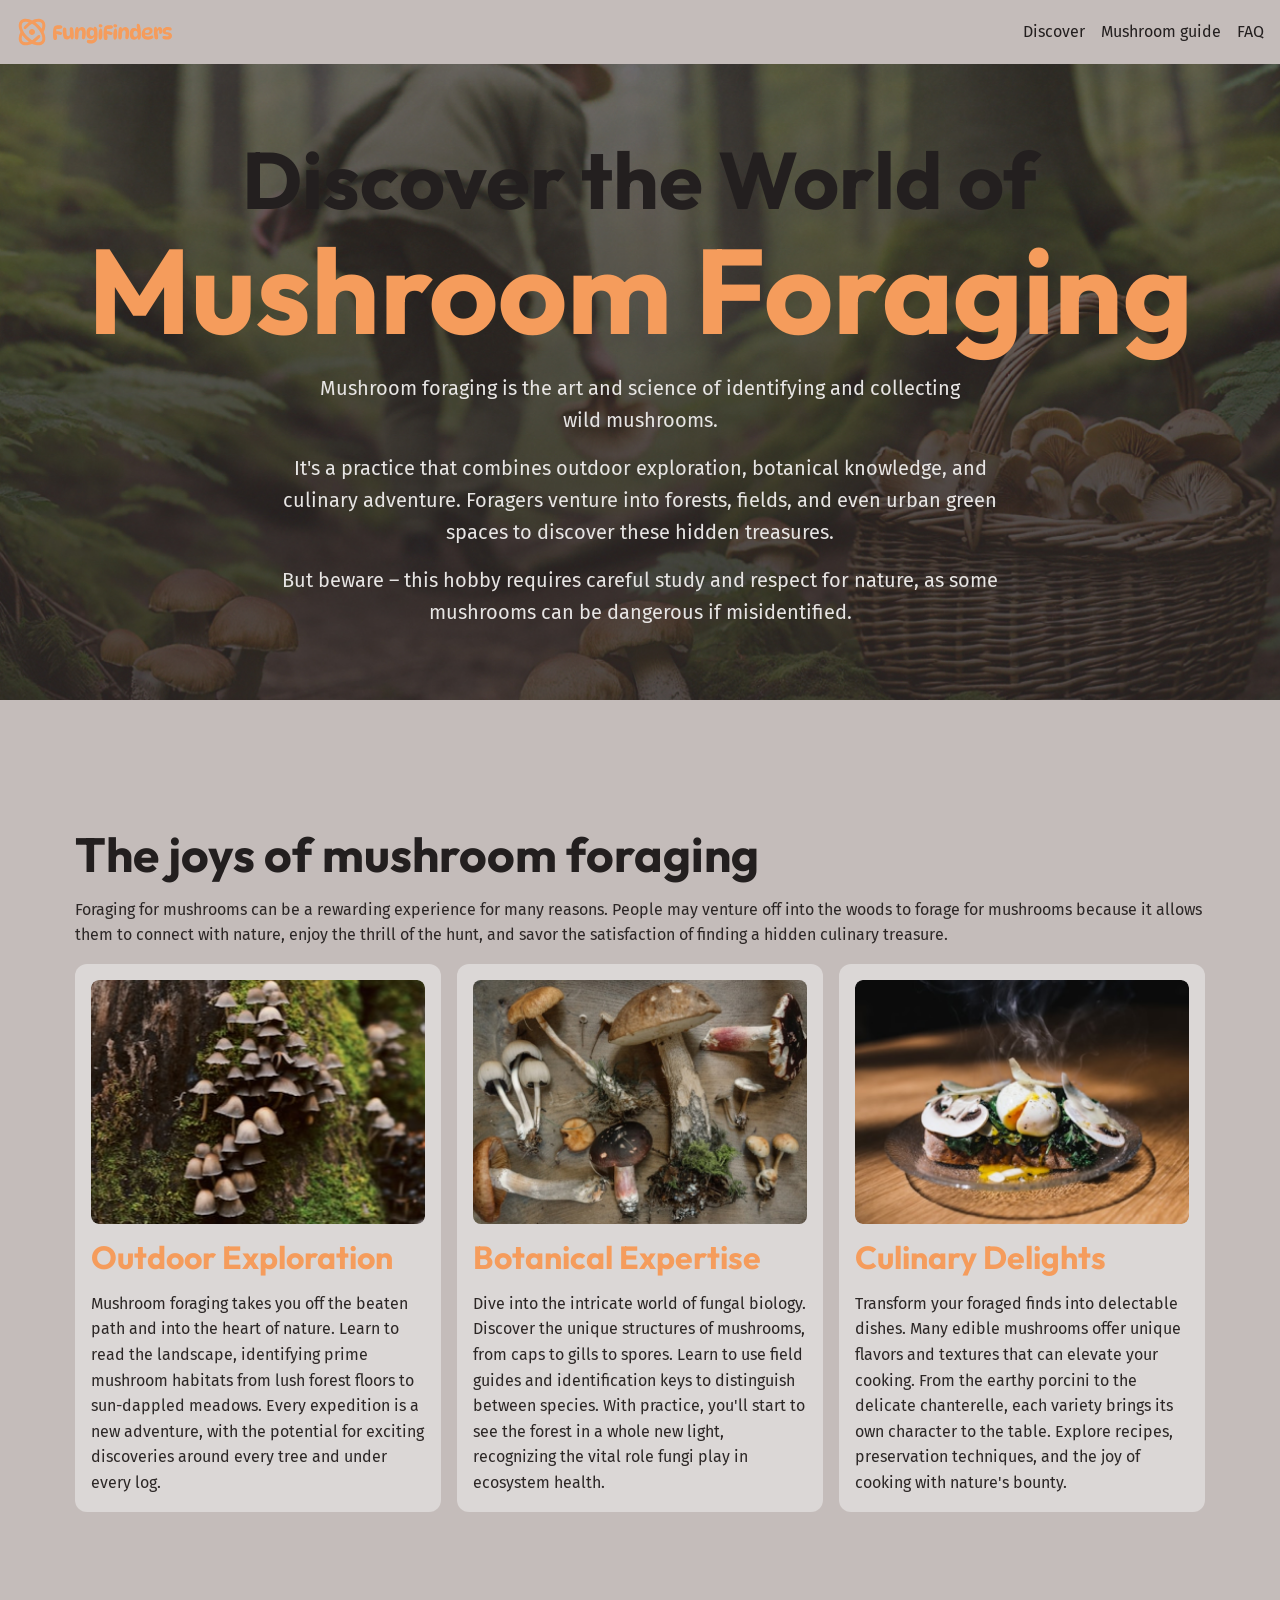
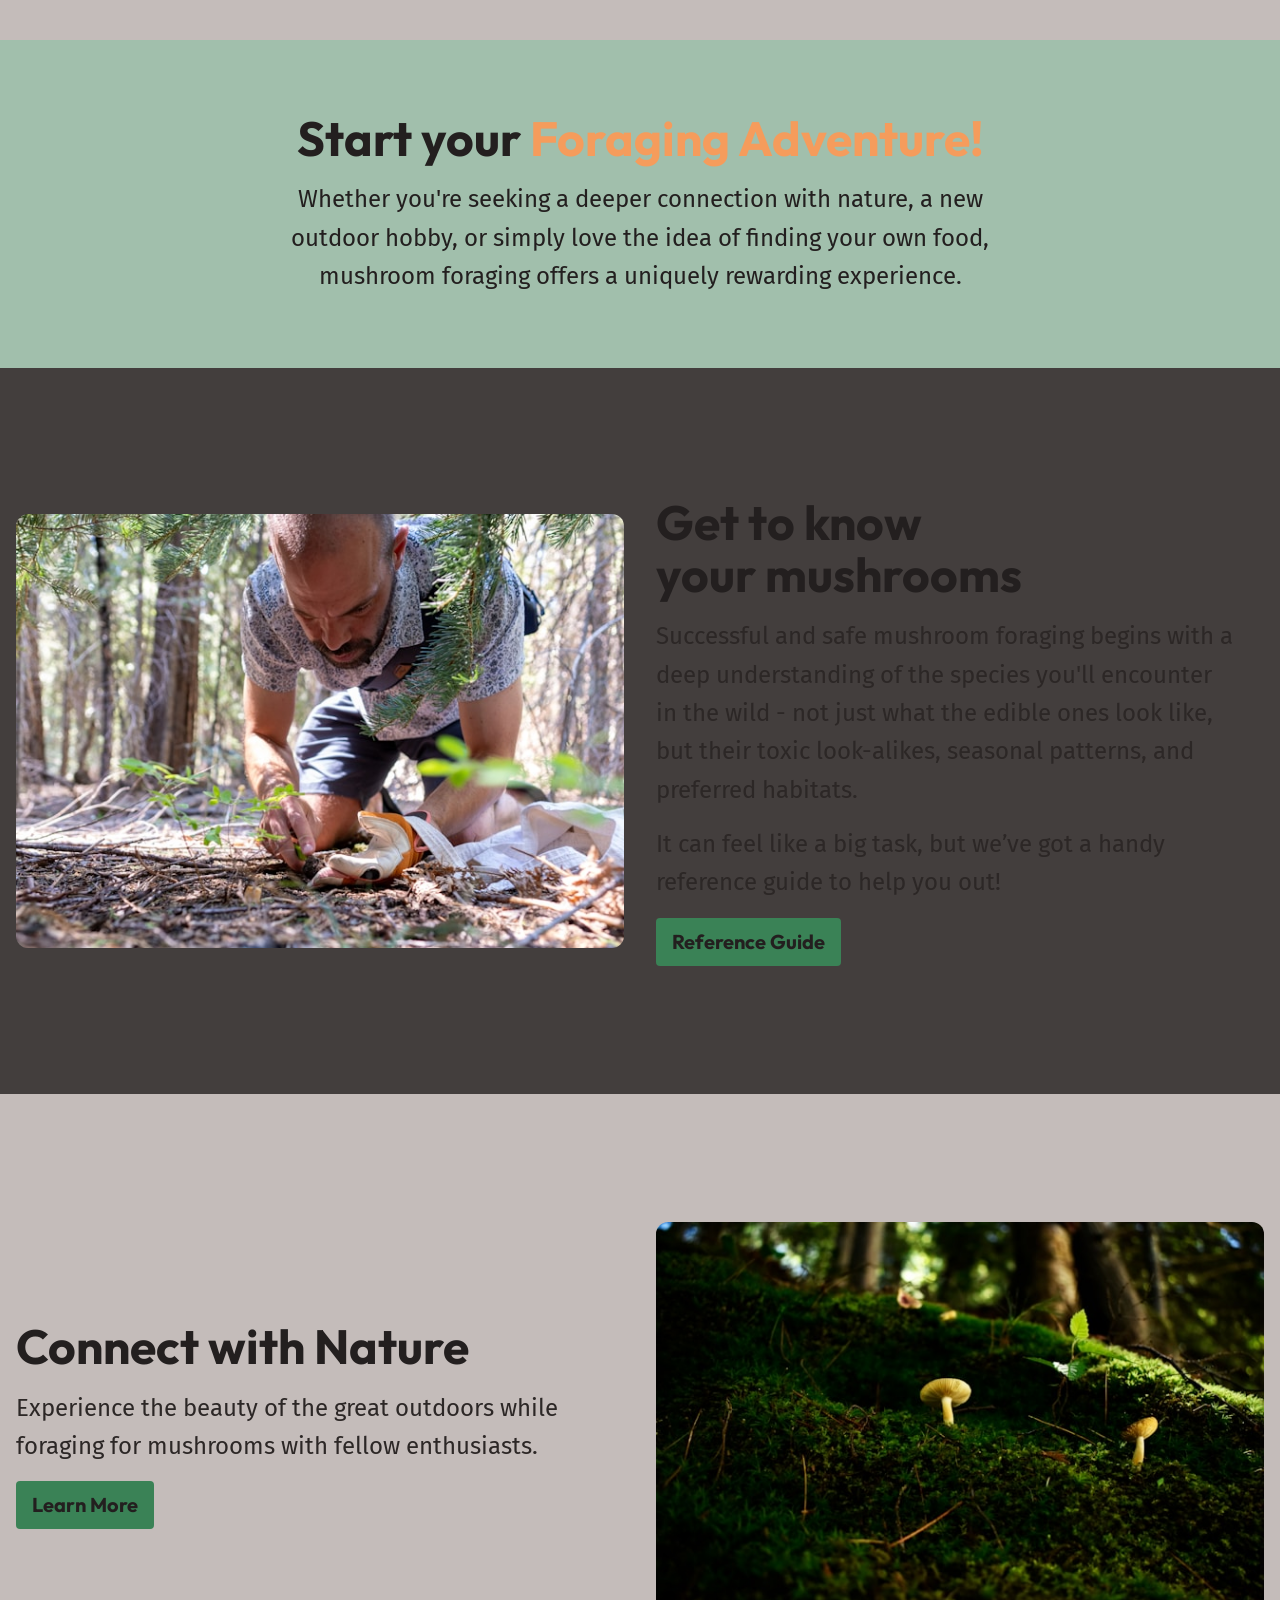
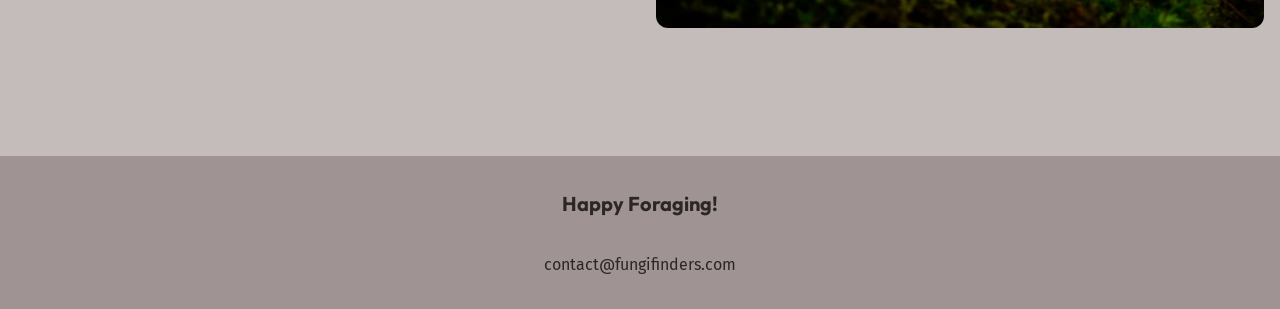
<file: index.html>
<!DOCTYPE html>
<html lang="en">
<!-- Write HTML Approach focus on semantic and page structure before adding content -->

<head>
    <meta charset="UTF-8">
    <meta name="viewport" content="width=device-width, initial-scale=1.0">
    <title>Fungi Finders</title>
    <link rel="preconnect" href="https://fonts.googleapis.com" />
    <link rel="preconnect" href="https://fonts.gstatic.com" crossorigin />
    <link rel="preload" href="images/hero.png" as="image" />
    <link
        href="https://fonts.googleapis.com/css2?family=Fira+Sans:wght@400;700&family=Outfit:wght@400;700&display=swap"
        rel="stylesheet" />
    <link rel="stylesheet" href="css/style.css">
    <script src="js/main.js" defer></script>
</head>

<body>
    <a class="skip-to-main" href="#main">Skip to main content</a>
    <header class="site-header">
        <!-- Wrapper [same as container] -->
        <div class="wrapper" data-width="wide">
            <div class="site-header__inner">
                <a href="index.html" class="site-header__logo" aria-label="Fungi Finders home">
                    <img src="images/Logo.svg" alt="Fungi-Finders logo">
                </a>
                <button type="button" aria-controls="primary-nav" aria-expanded="false" aria-label="Open menu">
                    <span class="visually-hidden">Menu</span>
                    <img src="images/Frame 23.svg" alt="">
                </button> 
                <nav id="primary-nav" class="primary-navigation" data-visible="false">
                    <ul role="list">
                        <li><a href="index.html">Discover</a></li>
                        <li><a href="mushroom-guide.html">Mushroom guide</a></li>
                        <li><a href="mushroom-guide.html#faq">FAQ</a></li>
                    </ul>
                </nav>
            </div>
        </div>

    </header>
    <main id="main">
        <section class="hero flow section" data-padding="compact">
            <div class="wrapper">


                <h1 class="hero__title">Discover the World of<span> Mushroom Foraging</span></h1>
            </div>
            <div class="wrapper" data-width="narrow">
                <div class="flow">

                    <p>Mushroom foraging is the art and science of identifying and collecting wild mushrooms.</p>
                    <p>It's a practice that combines outdoor exploration, botanical knowledge, and culinary adventure.
                        Foragers
                        venture into
                        forests, fields, and even urban green spaces to discover these hidden treasures.</p>
                    <p>But beware – this hobby requires careful study and respect for nature, as some mushrooms can be
                        dangerous
                        if
                        misidentified.</p>
                </div>
            </div>
        </section>
        <section class="section">
            <div class="wrapper flow">

                <h2 class="section-title">The joys of mushroom foraging</h2>
                <p>Foraging for mushrooms can be a rewarding experience for many reasons. People may venture off
                    into
                    the
                    woods to forage
                    for mushrooms because it allows them to connect with nature, enjoy the thrill of the hunt, and
                    savor
                    the
                    satisfaction of
                    finding a hidden culinary treasure.</p>

                <!-- Three Columns -->
                <div class="equal-columns">
                    <div class="card">
                        <img src="images/A vibrant forest floor covered with diverse wild mushrooms growing among fallen leaves and green moss..png"
                            alt="A tightly grouped brown and green mushrooms growing up a mossy trunk" loading="lazy" decoding="async">
                        <h3 class="card__title">Outdoor Exploration</h3>
                        <p>Mushroom foraging takes you off the beaten path and into the heart of nature. Learn to read
                            the
                            landscape, identifying
                            prime mushroom habitats from lush forest floors to sun-dappled meadows. Every expedition is
                            a
                            new adventure, with the
                            potential for exciting discoveries around every tree and under every log.</p>
                    </div>
                    <div class="card">
                        <img src="images/botanical-expertise 12.jpg" alt="Wild Mushrooms on a table" loading="lazy" decoding="async">
                        <h3 class="card__title">Botanical Expertise</h3>
                        <p>Dive into the intricate world of fungal biology. Discover the unique structures of mushrooms,
                            from caps to gills to
                            spores. Learn to use field guides and identification keys to distinguish between species.
                            With
                            practice, you'll start to
                            see the forest in a whole new light, recognizing the vital role fungi play in ecosystem
                            health.
                        </p>
                    </div>
                    <div class="card">
                        <img src="images/mushrooms being cooked.png" alt="A plate of food with mushrooms on top" loading="lazy" decoding="async">
                        <h3 class="card__title">Culinary Delights</h3>
                        <p>Transform your foraged finds into delectable dishes. Many edible mushrooms offer unique
                            flavors
                            and textures that can
                            elevate your cooking. From the earthy porcini to the delicate chanterelle, each variety
                            brings
                            its own character to the
                            table. Explore recipes, preservation techniques, and the joy of cooking with nature's
                            bounty.
                        </p>
                    </div>
                </div>
            </div>
        </section>
        <section class="section background-accent" data-padding="compact">
            <div class="wrapper" data-width="narrow">


                <div class="flow font-size-lg text-high-contrast text-center">
                    <h2 class="section-title">Start your <span class="text-brand">Foraging Adventure!</span></h2>
                    <p>Whether you're seeking a deeper connection with nature, a new outdoor hobby, or simply love
                        the
                        idea
                        of finding your own food, mushroom foraging offers a uniquely rewarding experience.
                    </p>
                </div>
            </div>
        </section>
        <section class="section background-extra-dark">
            <div class="wrapper" data-width="wide">


                <!-- Two Columns -->
                <div class="equal-columns" data-gap="large" data-alignment="center">
                    <div>
                        <img src="images/experts.jpg"
                            alt="A man on his hands and knees harvesting wild mushrooms from the ground" loading="lazy" decoding="async">
                    </div>
                    <div class="flow font-size-lg">
                        <h2 class="section-title">Get to know your mushrooms</h2>
                        <p>Successful and safe mushroom foraging begins with a deep understanding of the species
                            you'll
                            encounter in the wild - not
                            just what the edible ones look like, but their toxic look-alikes, seasonal patterns, and
                            preferred
                            habitats.</p>
                        <p>It can feel like a big task, but we’ve got a handy reference guide to help you out!</p>
                        <a class="button" href="mushroom-guide.html">Reference Guide <span class="visually-hidden">Learn more about
                                wild
                                mushrooms using our handy reference guide</span></a>
                    </div>
                </div>
            </div>
        </section>
        <section class="section background-base">
            <div class="wrapper" data-width="wide">
                <!-- Two Columns -->
                <div class="equal-columns" data-gap="large" data-alignment="center">
                    <div class="flow font-size-lg">
                        <h2 class="section-title">Connect with Nature</h2>
                        <p>Experience the beauty of the great outdoors while foraging for mushrooms with fellow
                            enthusiasts.
                        </p>
                        <a class="button" href="mushroom-guide.html#faq">Learn More <span class="visually-hidden">About the different types of
                                mushrooms using our handy
                                mushroom guide</span></a>
                    </div>
                    <div>
                        <img src="images/nature.jpg" alt="A small white mushroom growing on a mossy forest" loading="lazy" decoding="async">
                    </div>
                </div>


            </div>
        </section>
    </main>
    <footer class="site-footer">
        <p class="site-footer__title">Happy Foraging!</p>
        <a href="mailto:contact@fungifinders.com">contact@fungifinders.com</a>
    </footer>
    
</body>

</html>
</file>
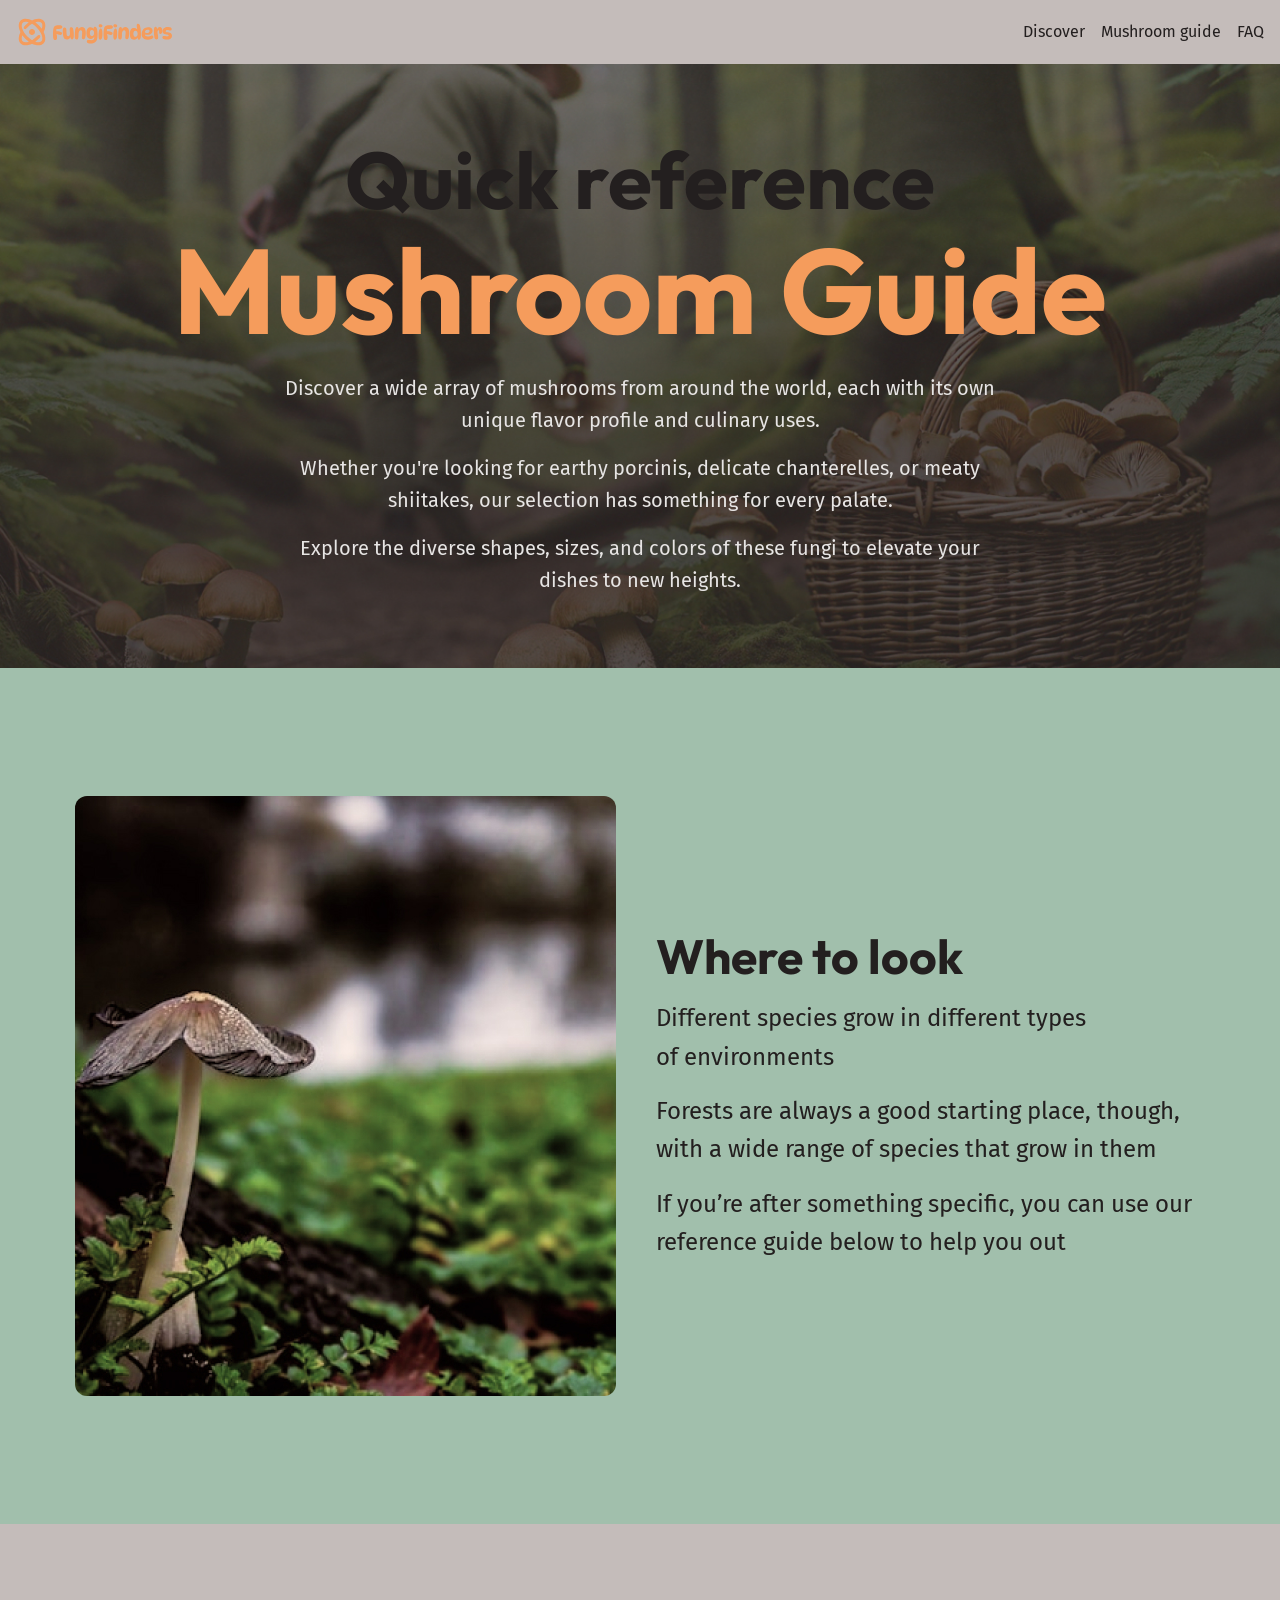
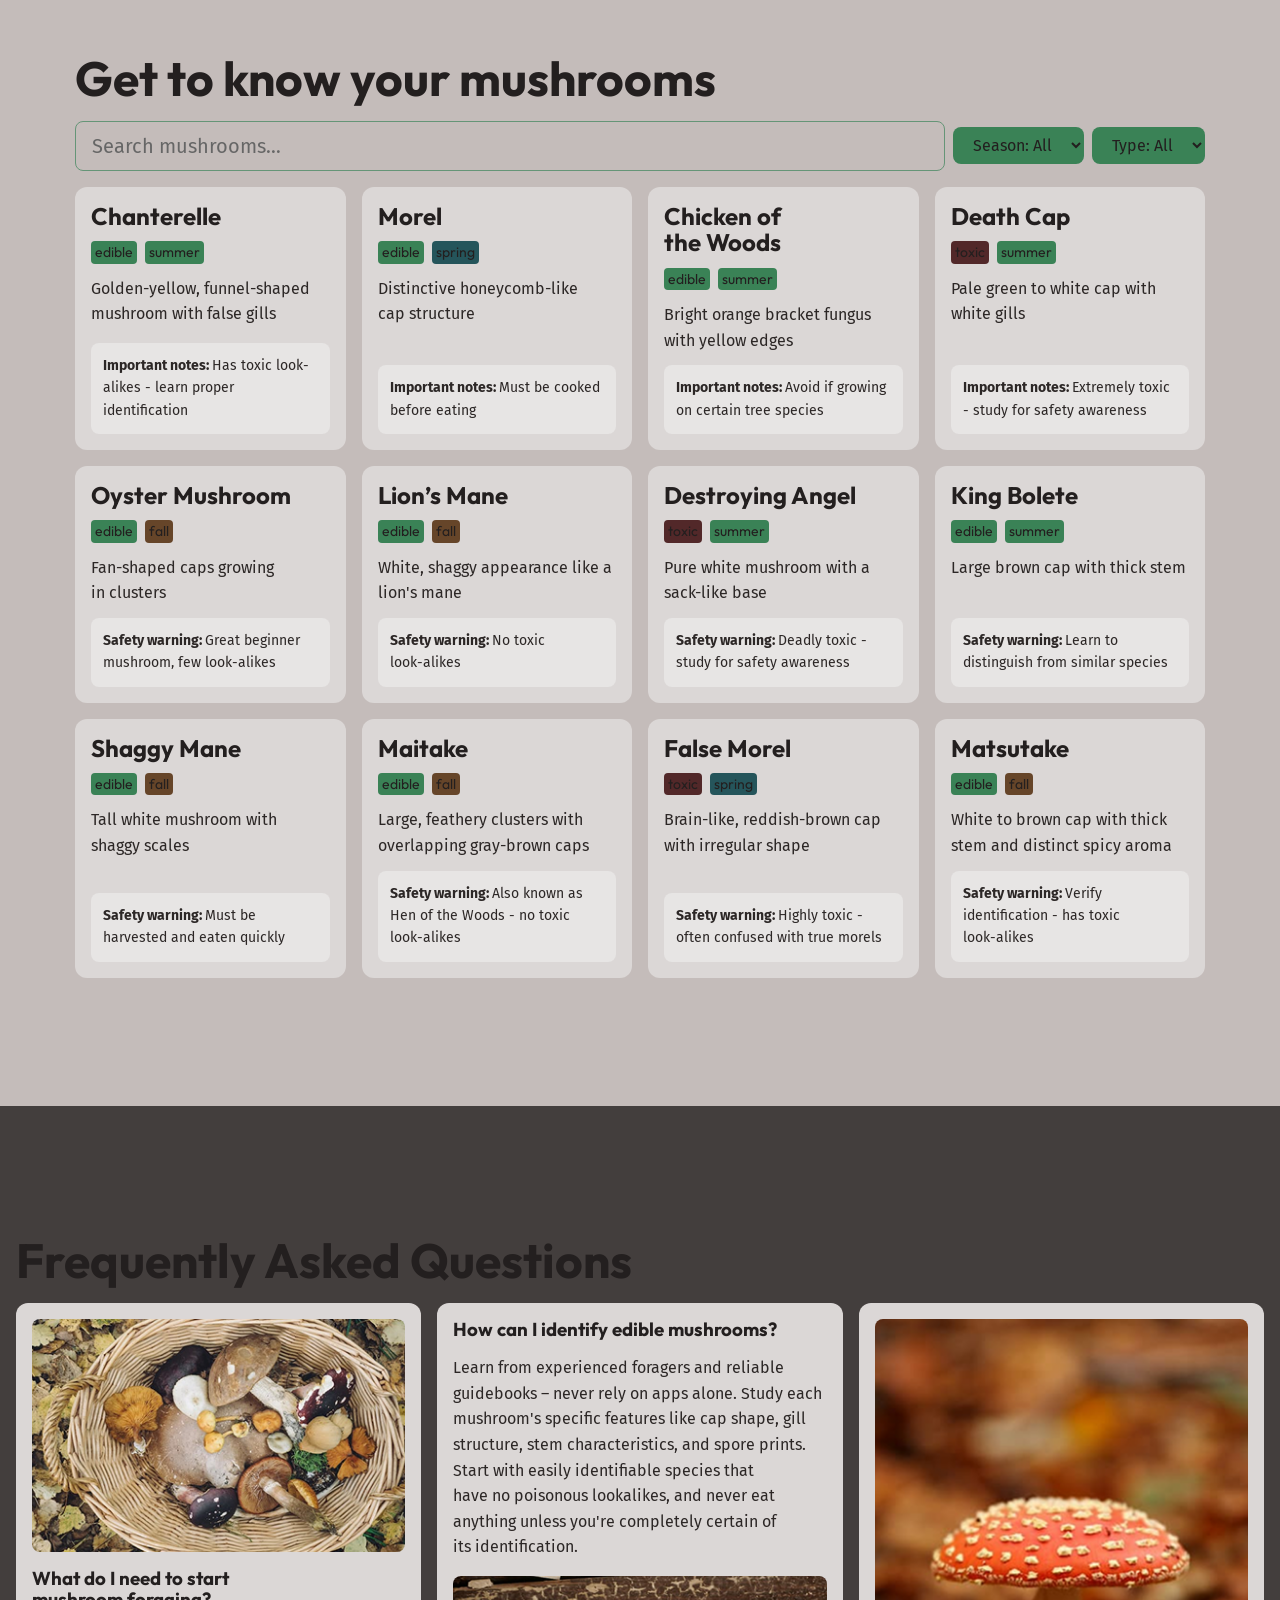
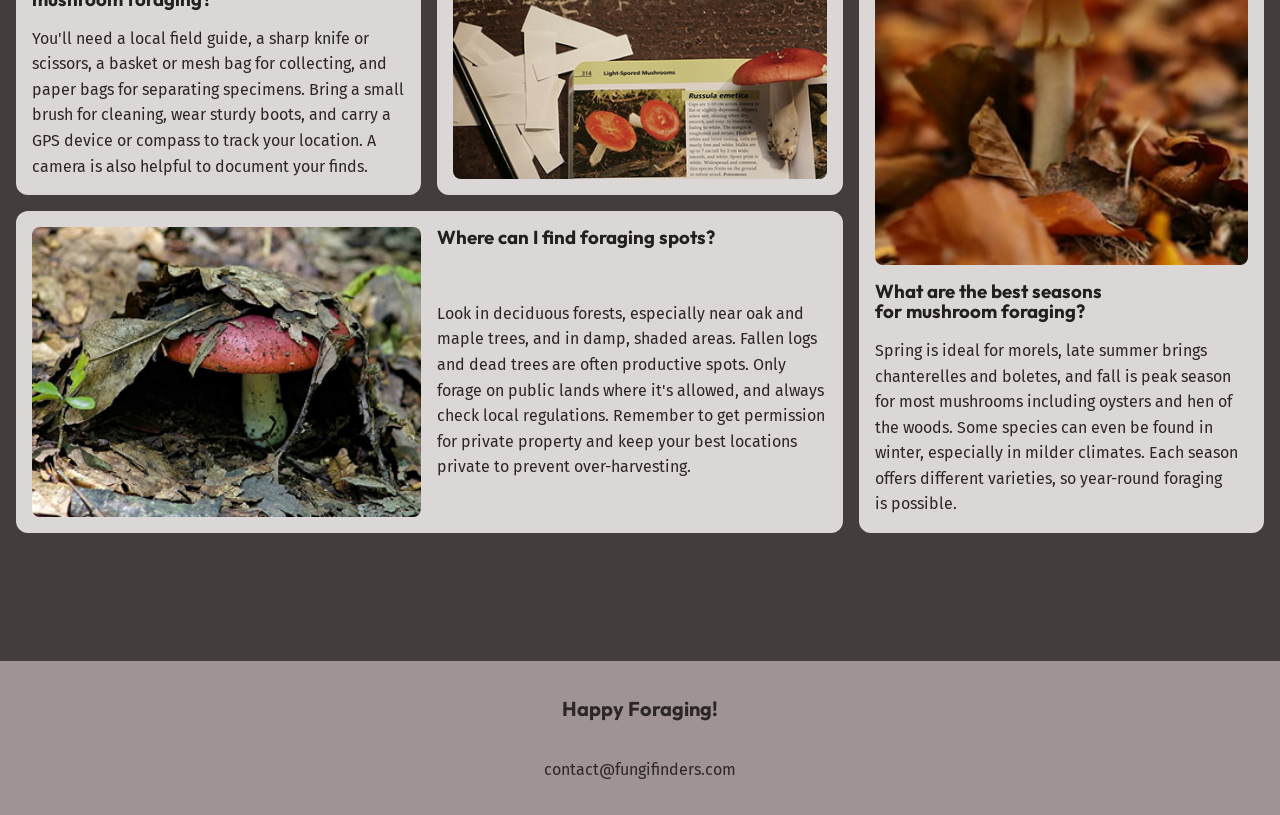
<file: mushroom-guide.html>
<!DOCTYPE html>
<html lang="en">
<!-- Write HTML Approach focus on semantic and page structure before adding content -->

<head>
    <meta charset="UTF-8">
    <meta name="viewport" content="width=device-width, initial-scale=1.0">
    <title>Fungi Finders</title>
    <link rel="preconnect" href="https://fonts.googleapis.com" />
    <link rel="preconnect" href="https://fonts.gstatic.com" crossorigin />
    <link rel="preload" href="images/hero.png" as="image" />
    <link
        href="https://fonts.googleapis.com/css2?family=Fira+Sans:wght@400;700&family=Outfit:wght@400;700&display=swap"
        rel="stylesheet" />
    <link rel="stylesheet" href="css/style.css">
    <script src="js/main.js" defer></script>
    <script src="js/mushroom-filter.js" defer></script>
</head>

<body>
    <a class="skip-to-main" href="#main">Skip to main content</a>
    <header class="site-header">
        <!-- Wrapper [same as container] -->
        <div class="wrapper" data-width="wide">
            <div class="site-header__inner">
                <a href="index.html" class="site-header__logo" aria-label="Fungi Finders home">
                    <img src="images/Logo.svg" alt="Fungi-Finders logo">
                </a>
                <button type="button" aria-controls="primary-nav" aria-expanded="false" aria-label="Open menu">
                    <span class="visually-hidden">Menu</span>
                    <img src="images/Frame 23.svg" alt="">
                </button>
                <nav id="primary-nav" class="primary-navigation" data-visible="false">
                    <ul role="list">
                        <li><a href="index.html">Discover</a></li>
                        <li><a href="mushroom-guide.html">Mushroom guide</a></li>
                        <li><a href="mushroom-guide.html#faq">FAQ</a></li>
                    </ul>
                </nav>
            </div>
        </div>

    </header>
    <main id="main">
        <section class="hero flow section" data-padding="compact">
            <div class="wrapper">


                <h1 class="hero__title">Quick reference<span>Mushroom Guide</span></h1>
            </div>
            <div class="wrapper" data-width="narrow">
                <div class="flow">

                    <p>Discover a wide array of mushrooms from around the world, each with its own unique flavor profile
                        and culinary uses.</p>
                    <p>Whether you're looking for earthy porcinis, delicate chanterelles, or meaty shiitakes, our
                        selection has something for
                        every palate.</p>
                    <p>Explore the diverse shapes, sizes, and colors of these fungi to elevate your dishes to new
                        heights.</p>
                </div>
            </div>
        </section>
        <!-- Where to look -->
        <section class="section background-accent">
            <div class="wrapper">

                <!-- Two Columns -->
                <div class="equal-columns" data-gap="large" data-alignment="center">
                    <div>
                        <img src="images/where-to-look 1.jpg"
                            alt="A white mushroom with a large cap growing on the forest floor" loading="lazy" decoding="async">
                    </div>
                    <div class="flow font-size-lg text-high-contrast">
                        <h2 class="section-title">Where to look</h2>
                        <p>Different species grow in different types of environments
                        </p>
                        <p>Forests are always a good starting place, though, with a wide range of species that grow in
                            them</p>
                        <p>If you’re after something specific, you can use our reference guide below to help you out</p>
                    </div>


                </div>
            </div>
        </section>
        <!-- Gallery -->
        <section class="mushroom-guide section">
            <div class="wrapper">
                <div class="flow">

                    <h2 class="section-title">Get to know your mushrooms</h2>
                    <div class="flex-group mushroom-guide__filters">
                        <label for="mushroom-search" class="visually-hidden">Search mushrooms by name or description</label>
                        <input type="search" id="mushroom-search" class="mushroom-search" placeholder="Search mushrooms…" autocomplete="off">
                        <select name="season" id="season" hidden>
                            <option value="all">Season: All</option>
                            <option value="spring">Spring</option>
                            <option value="summer">Summer</option>
                            <option value="fall">Fall</option>
                        </select>
                        <select name="edible" id="edible" hidden>
                            <option value="all">Type: All</option>
                            <option value="edible">Edible</option>
                            <option value="toxic">Toxic</option>
                        </select>
                    </div>
                    <!-- Grid Of Mushrooms -->
                    <div class="grid-auto-fill">
                        <!-- 12 cards here -->
                        <div class="card">
                            <h3 class="card__title">Chanterelle</h3>
                            <ul class="tag-list" role="list" aria-label="Mushroom characteristics">
                                <li data-edible="edible">
                                    <span class="visually-hidden">
                                        This Mushroom is
                                    </span>
                                    edible
                                </li>
                                <li data-season="summer">
                                    <span class="visually-hidden">
                                        Best season to harvest this mushroom is
                                    </span>
                                    summer
                                </li>
                            </ul>
                            <p>
                                Golden-yellow, funnel-shaped mushroom with false gills
                            </p>
                            <div class="card__note">
                                <p><strong>Important notes: </strong>Has toxic look-alikes - learn proper identification
                                </p>
                            </div>
                        </div>
                        <div class="card">
                            <h3 class="card__title">Morel</h3>
                            <ul class="tag-list" role="list" aria-label="Mushroom characteristics">
                                <li data-edible="edible">
                                    <span class="visually-hidden">
                                        This Mushroom is
                                    </span>
                                    edible
                                </li>
                                <li data-season="spring">
                                    <span class="visually-hidden">
                                        Best season to harvest this mushroom is
                                    </span>
                                    spring
                                </li>
                            </ul>
                            <p>
                                Distinctive honeycomb-like cap structure
                            </p>
                            <div class="card__note">
                                <p>
                                    <strong>Important notes: </strong>
                                    Must be cooked before eating
                                </p>
                            </div>
                        </div>
                        <div class="card">
                            <h3 class="card__title">Chicken of the Woods</h3>
                            <ul class="tag-list" role="list" aria-label="Mushroom characteristics">
                                <li data-edible="edible">
                                    <span class="visually-hidden">
                                        This Mushroom is
                                    </span>
                                    edible
                                </li>
                                <li data-season="summer">
                                    <span class="visually-hidden">
                                        Best season to harvest this mushroom is
                                    </span>
                                    summer
                                </li>
                            </ul>
                            <p>
                                Bright orange bracket fungus with yellow edges
                            </p>
                            <div class="card__note">
                                <p>
                                    <strong>Important notes: </strong>
                                    Avoid if growing on certain tree species
                                </p>
                            </div>
                        </div>
                        <div class="card">
                            <h3 class="card__title">Death Cap</h3>
                            <ul class="tag-list" role="list" aria-label="Mushroom characteristics">
                                <li data-edible="toxic">
                                    <span class="visually-hidden">
                                        This Mushroom is
                                    </span>
                                    toxic
                                </li>
                                <li data-season="summer">
                                    <span class="visually-hidden">
                                        Best season to harvest this mushroom is
                                    </span>
                                    summer
                                </li>
                            </ul>
                            <p>
                                Pale green to white cap with white gills
                            </p>
                            <div class="card__note">
                                <p>
                                    <strong>Important notes: </strong>
                                    Extremely toxic - study for safety awareness
                                </p>
                            </div>
                        </div>
                        <div class="card">
                            <h3 class="card__title">Oyster Mushroom</h3>
                            <ul class="tag-list" role="list" aria-label="Mushroom characteristics">
                                <li data-edible="edible">
                                    <span class="visually-hidden">
                                        This Mushroom is
                                    </span>
                                    edible
                                </li>
                                <li data-season="fall">
                                    <span class="visually-hidden">
                                        Best season to harvest this mushroom is
                                    </span>
                                    fall
                                </li>
                            </ul>
                            <p>
                                Fan-shaped caps growing in clusters
                            </p>
                            <div class="card__note">
                                <p>
                                    <strong>Safety warning: </strong>
                                    Great beginner mushroom, few look-alikes
                                </p>
                            </div>
                        </div>
                        <div class="card">
                            <h3 class="card__title">Lion’s Mane</h3>
                            <ul class="tag-list" role="list" aria-label="Mushroom characteristics">
                                <li data-edible="edible">
                                    <span class="visually-hidden">
                                        This Mushroom is
                                    </span>
                                    edible
                                </li>
                                <li data-season="fall">
                                    <span class="visually-hidden">
                                        Best season to harvest this mushroom is
                                    </span>
                                    fall
                                </li>
                            </ul>
                            <p>
                                White, shaggy appearance like a lion's mane
                            </p>
                            <div class="card__note">
                                <p>
                                    <strong>Safety warning: </strong>
                                    No toxic look-alikes
                                </p>
                            </div>
                        </div>
                        <div class="card">
                            <h3 class="card__title">Destroying Angel</h3>
                            <ul class="tag-list" role="list" aria-label="Mushroom characteristics">
                                <li data-edible="toxic">
                                    <span class="visually-hidden">
                                        This Mushroom is
                                    </span>
                                    toxic
                                </li>
                                <li data-season="summer">
                                    <span class="visually-hidden">
                                        Best season to harvest this mushroom is
                                    </span>
                                    summer
                                </li>
                            </ul>
                            <p>
                                Pure white mushroom with a sack-like base
                            </p>
                            <div class="card__note">
                                <p>
                                    <strong>Safety warning: </strong>
                                    Deadly toxic - study for safety awareness
                                </p>
                            </div>
                        </div>
                        <div class="card">
                            <h3 class="card__title">King Bolete</h3>
                            <ul class="tag-list" role="list" aria-label="Mushroom characteristics">
                                <li data-edible="edible">
                                    <span class="visually-hidden">
                                        This Mushroom is
                                    </span>
                                    edible
                                </li>
                                <li data-season="summer">
                                    <span class="visually-hidden">
                                        Best season to harvest this mushroom is
                                    </span>
                                    summer
                                </li>
                            </ul>
                            <p>
                                Large brown cap with thick stem
                            </p>
                            <div class="card__note">
                                <p>
                                    <strong>Safety warning: </strong>
                                    Learn to distinguish from similar species
                                </p>
                            </div>
                        </div>
                        <div class="card">
                            <h3 class="card__title">Shaggy Mane</h3>
                            <ul class="tag-list" role="list" aria-label="Mushroom characteristics">
                                <li data-edible="edible">
                                    <span class="visually-hidden">
                                        This Mushroom is
                                    </span>
                                    edible
                                </li>
                                <li data-season="fall">
                                    <span class="visually-hidden">
                                        Best season to harvest this mushroom is
                                    </span>
                                    fall
                                </li>
                            </ul>
                            <p>
                                Tall white mushroom with shaggy scales
                            </p>
                            <div class="card__note">
                                <p>
                                    <strong>Safety warning: </strong>
                                    Must be harvested and eaten quickly
                                </p>
                            </div>
                        </div>
                        <div class="card">
                            <h3 class="card__title">Maitake</h3>
                            <ul class="tag-list" role="list" aria-label="Mushroom characteristics">
                                <li data-edible="edible">
                                    <span class="visually-hidden">
                                        This Mushroom is
                                    </span>
                                    edible
                                </li>
                                <li data-season="fall">
                                    <span class="visually-hidden">
                                        Best season to harvest this mushroom is
                                    </span>
                                    fall
                                </li>
                            </ul>
                            <p>
                                Large, feathery clusters with overlapping gray-brown caps
                            </p>
                            <div class="card__note">
                                <p>
                                    <strong>Safety warning: </strong>
                                    Also known as Hen of the Woods - no toxic look-alikes
                                </p>
                            </div>
                        </div>
                        <div class="card">
                            <h3 class="card__title">False Morel</h3>
                            <ul class="tag-list" role="list" aria-label="Mushroom characteristics">
                                <li data-edible="toxic">
                                    <span class="visually-hidden">
                                        This Mushroom is
                                    </span>
                                    toxic
                                </li>
                                <li data-season="spring">
                                    <span class="visually-hidden">
                                        Best season to harvest this mushroom is
                                    </span>
                                    spring
                                </li>
                            </ul>
                            <p>
                                Brain-like, reddish-brown cap with irregular shape
                            </p>
                            <div class="card__note">
                                <p>
                                    <strong>Safety warning: </strong>
                                    Highly toxic - often confused with true morels
                                </p>
                            </div>
                        </div>
                        <div class="card">
                            <h3 class="card__title">Matsutake</h3>
                            <ul class="tag-list" role="list" aria-label="Mushroom characteristics">
                                <li data-edible="edible">
                                    <span class="visually-hidden">
                                        This Mushroom is
                                    </span>
                                    edible
                                </li>
                                <li data-season="fall">
                                    <span class="visually-hidden">
                                        Best season to harvest this mushroom is
                                    </span>
                                    fall
                                </li>
                            </ul>
                            <p>
                                White to brown cap with thick stem and distinct spicy aroma
                            </p>
                            <div class="card__note">
                                <p>
                                    <strong>Safety warning: </strong>
                                    Verify identification - has toxic look-alikes
                                </p>
                            </div>
                        </div>
                        <div class="no-matches" hidden>no matches for these filters</div>
                    </div>
                </div>
            </div>
        </section>
        <!-- FAQ -->
        <section class="section background-extra-dark">
            <div class="wrapper flow" data-width="wide">
                <h2 id="faq" class="section-title">Frequently Asked Questions</h2>
                <!-- Grid 3 columns and two rows-->
                <div class="faq-bento">
                    <!-- 4 cards -->
                    <div class="card">
                        <img src="images/start-foraging 1.png" alt="a basket full of wild mushrooms" loading="lazy" decoding="async">

                        <h3 class="card-title">What do I need to start mushroom foraging?</h3>
                        <p>You'll need a local field guide, a sharp knife or scissors, a basket or mesh bag for
                            collecting, and paper bags for
                            separating specimens. Bring a small brush for cleaning, wear sturdy boots, and carry a
                            GPS
                            device or compass to track
                            your location. A camera is also helpful to document your finds.</p>

                    </div>
                    <div class="card">
                        <img src="images/identify-mushrooms 1.png"
                            alt="A mushroom on top of a book , showing information about it" loading="lazy" decoding="async">

                        <h3 class="card-title">How can I identify edible mushrooms?</h3>
                        <p>Learn from experienced foragers and reliable guidebooks – never rely on apps alone. Study
                            each mushroom's specific
                            features like cap shape, gill structure, stem characteristics, and spore prints. Start
                            with
                            easily identifiable species
                            that have no poisonous lookalikes, and never eat anything unless you're completely
                            certain
                            of its identification.</p>

                    </div>
                    <div class="card">
                        <img src="images/where-to-find 1.png"
                            alt="A mushroom with red cap, poking out from a pile of leaves" loading="lazy" decoding="async">

                        <h3 class="card-title">Where can I find foraging spots?</h3>
                        <p>Look in deciduous forests, especially near oak and maple trees, and in damp, shaded
                            areas.
                            Fallen logs and dead trees
                            are often productive spots. Only forage on public lands where it's allowed, and always
                            check
                            local regulations. Remember
                            to get permission for private property and keep your best locations private to prevent
                            over-harvesting.</p>

                    </div>
                    <div class="card">
                        <img src="images/best-seasons 1.png"
                            alt="A red capped mushroom with white dots on it, growing out of a leafy forest floor" loading="lazy" decoding="async">

                        <h3 class="card-title">What are the best seasons for mushroom foraging?</h3>
                        <p>Spring is ideal for morels, late summer brings chanterelles and boletes, and fall is peak
                            season for most mushrooms
                            including oysters and hen of the woods. Some species can even be found in winter,
                            especially
                            in milder climates. Each
                            season offers different varieties, so year-round foraging is possible.</p>

                    </div>

                </div>
            </div>
        </section>

    </main>
    <footer class="site-footer">
        <p class="site-footer__title">Happy Foraging!</p>
        <a href="mailto:contact@fungifinders.com">contact@fungifinders.com</a>
    </footer>





</body>

</html>
</file>
<file: css/style.css>
@layer reset, base, layout, components, utilities;

 /* Settings the order of the importance so after make this settings not important change order of layer */



 @layer reset {

   *::before,
   *::after {
     box-sizing: border-box;
   }

   /* https://kilianvalkhof.com/2022/css-html/your-css-reset-needs-text-size-adjust-probably/ */
   html {
     -moz-text-size-adjust: none;
     -webkit-text-size-adjust: none;
     text-size-adjust: none;
   }

   body,
   h1,
   h2,
   h3,
   h4,
   p,
   figure,
   blockquote,
   dl,
   dd {
     margin: 0;
   }

   /* https://www.scottohara.me/blog/2019/01/12/lists-and-safari.html */
   [role="list"] {
     list-style: none;
     margin: 0;
     padding: 0;
   }

   body {
     min-block-size: 100vh;
     line-height: 1.6;
   }

   h1,
   h2,
   h3,
   button,
   input,
   label {
     line-height: 1.1;
   }

   h1,
   h2,
   h3,
   h4 {
     text-wrap: balance;
   }

   p,
   li {
     text-wrap: pretty;
   }

   img,
   picture {
     max-inline-size: 100%;
     /*max-inline-size mean up and down  */
     display: block;
   }

   input,
   button,
   textarea,
   select {
     font: inherit;
   }
 }

 @layer base {
   :root {
     /* primitives here */
     --clr-white: hsl(0, 0%, 100%);
     --clr-gray-100: hsl(0, 2%, 79%);

     --clr-brand-400: hsl(25, 88%, 75%);
     --clr-brand-500: hsl(25, 88%, 66%);

     --clr-green-300: hsl(143, 19%, 69%);
     --clr-green-400: hsl(143, 19%, 49%);
     --clr-green-500: hsl(143, 38%, 37%);
     --clr-green-600: hsl(145, 29%, 19%);

     --clr-brown-100: hsl(10, 5%, 90%);
     --clr-brown-200: hsl(9, 7%, 85%);
     --clr-brown-300: hsl(9, 8%, 75%);
     --clr-brown-400: hsl(0, 6%, 60%);


     --clr-brown-500: hsl(10, 5%, 25%);
     --clr-brown-600: hsl(9, 7%, 21%);
     --clr-brown-700: hsl(9, 8%, 16%);
     --clr-brown-800: hsl(0, 6%, 15%);
     --clr-brown-900: hsl(0, 6%, 13%);

     --clr-orange-500: hsl(28, 43%, 28%);
     --clr-red-500: hsl(359, 34%, 24%);
     --clr-teal-500: hsl(186, 42%, 25%);

     /* Font Family */

     --ff-body: "Fira Sans", sans-serif;
     --ff-heading: "Outfit", sans-serif;

     /* Font Size */
     /* Rem = 16px */
     --fs-300: 0.875rem;
     --fs-400: 1rem;
     --fs-500: 1.255rem;
     --fs-600: 1.25rem;
     --fs-700: 1.5rem;
     --fs-800: 2rem;
     --fs-900: 3.75rem;
     --fs-1000: 3.75rem;

     @media (width > 760px) {
       --fs-300: 0.875rem;
       --fs-400: 1rem;
       --fs-500: 1.25rem;
       --fs-600: 1.5rem;
       --fs-700: 2rem;
       --fs-800: 3rem;
       --fs-900: 5rem;
       --fs-1000: 7.5rem;
     }
   }

   :root {
     /*semantic  Custom Properties */
     --text-main: var(--clr-gray-100);
     --text-high-contrast: var(--clr-white);
     --text-brand: var(--clr-brand-500);
     --text-brand-light: var(--clr-brand-400);

     --background-accent-light: var(--clr-green-400);
     --background-accent-main: var(--clr-green-500);
     --background-accent-dark: var(--clr-green-600);

     --background-extra-light: var(--clr-brown-500);
     --background-light: var(--clr-brown-600);
     --background-main: var(--clr-brown-700);
     --background-base: var(--clr-brown-700);
     --background-dark: var(--clr-brown-800);
     --background-extra-dark: var(--clr-brown-900);

     --font-size-heading-sm: var(--fs-700);
     --font-size-heading-regular: var(--fs-800);
     --font-size-heading-lg: var(--fs-900);
     --font-size-heading-xl: var(--fs-1000);

     --font-size-sm: var(--fs-300);
     --font-size-regular: var(--fs-400);
     --font-size-md: var(--fs-500);
     --font-size-lg: var(--fs-600);

     --border-radius-1: 0.25rem;
     --border-radius-2: 0.5rem;
     --border-radius-3: 0.75rem;

     @media (prefers-color-scheme: light) {

       --text-main: var(--clr-brown-700);
       --text-high-contrast: var(--clr-brown-900);
       --background-accent-dark: var(--clr-green-300);
       --background-extra-light: var(--clr-brown-100);
       --background-light: var(--clr-brown-200);
       --background-main: var(--clr-brown-300);
       --background-base: var(--clr-brown-300);
       --background-dark: var(--clr-brown-400);
       --background-extra-dark: var(--clr-brown-500);
     }
   }

   /*Base Style in General and good for inheritance then can be override  */
   html {
     font-family: var(--ff-body);
     line-height: 1.6;
     scroll-padding: 3rem;
   }

   @media (prefers-reduced-motion: no-preference) {
     html {
       scroll-behavior: smooth;
     }
   }

   body {

     font-size: var(--font-size-regular);
     color: var(--text-main);
     background-color: var(--background-main);

   }

   h1,
   h2,
   h3,
   h4 {
     font-family: var(--ff-heading);
     color: var(--text-high-contrast);
     font-weight: 700;
   }

   h1 {
     font-size: var(--font-size-heading-lg);
   }

   a {
     color: var(--text-high-contrast);
     display: block;
   }

   a:hover,
   a:focus-visible {
     color: var(--text-brand-light);
     /* Focus-visible is for keyboard users and it's not supported in all browsers when leave focus on the link return to the original state */
   }

   img {
     border-radius: var(--border-radius-3);
     -webkit-border-radius: var(--border-radius-3);
     -moz-border-radius: var(--border-radius-3);
     -ms-border-radius: var(--border-radius-3);
     -o-border-radius: var(--border-radius-3);
   }
 }

 @layer layout {
   .flex-group {
     display: flex;
     gap: 0.5rem;
     flex-wrap: wrap;
   }

   .flow>*+* {
     /* direct sibling selector not include the first element */
     margin-top: var(--flow-space, 1rem);
   }

   .grid-flow {
     display: grid;
     gap: var(--grid-flow-gap, 1rem);
   }

   .grid-auto-fill {
     --auto-fit-min-col-size: 250px;
     display: grid;
     grid-template-columns: repeat(auto-fill, minmax(min(var(--auto-fit-min-col-size), 100%), 1fr));
     gap: 1rem;
   }

   .equal-columns {
     display: grid;
     gap: var(--equal-columns-gap, 1em);
     align-items: var(--equal-columns-vertical-alignment, stretch);

     @media (width > 760px) {
       grid-auto-flow: column;
       grid-auto-columns: 1fr;
     }

     &[data-gap="large"] {
       --equal-columns-gap: 2rem;
     }

     &[data-alignment="center"] {
       --equal-columns-vertical-alignment: center;
     }
   }

   .section {
     --padding-section: 3.5rem;
     padding-block: var(--padding-section);

     /* padding-block mean padding-top and padding-bottom  */
     /* padding-inline mean padding-left and padding-right without effect on top and bottom */
     @media (width > 760px) {
       --padding-section: 8rem;

       &[data-padding="compact"] {
         --padding-section: 4.5rem;
       }
     }
   }

   .wrapper {
     --wrapper-max-width: 1130px;
     max-width: var(--wrapper-max-width);
     margin-inline: auto;
     /*same margin:0 auto */
     padding-inline: 1rem;
     /*same padding:0 1rem */

     &[data-width="wide"] {
       --wrapper-max-width: 1330px;
     }

     &[data-width="narrow"] {
       --wrapper-max-width: 720px;
     }
   }

 }

 @layer components {
   .skip-to-main:not(:focus) {
     clip: rect(0 0 0 0);
     clip-path: inset(50%);
     height: 1px;
     overflow: hidden;
     white-space: nowrap;
     width: 1px;

   }

   .skip-to-main {
     position: absolute;
     background: var(--background-accent-main);
     padding: 1rem;
     outline: none;
     z-index: 10;
     border-radius: var(--border-radius-2);
     -webkit-border-radius: var(--border-radius-2);
     -moz-border-radius: var(--border-radius-2);
     -ms-border-radius: var(--border-radius-2);
     -o-border-radius: var(--border-radius-2);
   }

   [aria-controls="primary-nav"] {
     z-index: 100;
     background: transparent;
     border: 0;
     cursor: pointer;
     display: none;

     /* for mobile */
     @media (width < 760px) {
       display: block;
     }

     img {
       border-radius: 0;
       -webkit-border-radius: 0;
       -moz-border-radius: 0;
       -ms-border-radius: 0;
       -o-border-radius: 0;
     }
   }

   .primary-navigation {
     ul {
       display: flex;
       gap: 0.5rem 1rem;
       flex-wrap: wrap;
     }

     a {
       text-decoration: none;
     }

     @media (width < 760px) {
       & {
         display: none;
         opacity: 0;
         transition: opacity 3s, display 1s, translate 1s;
         transition-behavior: allow-discrete;
         translate: 100% 0;
         position: absolute;
         z-index: 10;
         top: 0;
         right: 0;
         background-color: var(--background-accent-main);
         padding: 2rem;
         font-size: var(--font-size-lg);
         font-family: var(--ff-heading);
         border-bottom-left-radius: var(--border-radius-3);
       }

       ul {
         flex-direction: column;
         gap: 0;
       }

       li {
         --delay: 1s;
         translate: 50%;
         transition: translate 1s var(--delay), opacity 1s var(--delay);
       }

       li:nth-child(2) {
         --delay: 1.25s;
       }

       li:nth-child(3) {
         --delay: 1.5s;
       }

       li+li {
         margin-block-start: 1.5rem;
         padding-block-start: 1.5rem;
         border-top: 2px solid var(--background-accent-light);
       }
     }

     @media (width < 760px) {
       &[data-visible="true"] {
         display: block;
         opacity: 1;
         translate: 0 0;


         @starting-style {
           opacity: 0;
           translate: 0 -100%;
         }

         li {
           translate: 0;
           opacity: 1;

           @starting-style {
             opacity: 0;
             translate: 50% 0;
           }
         }
       }

       &[data-visible="false"] {
         display: none;
       }
     }
   }

   .site-header {
     padding-block: 1rem;
     position: relative;
     overflow-x: clip;
   }

   .site-header__inner {
     display: flex;
     align-items: center;
     gap: 0.5rem 1rem;
     flex-wrap: wrap;
     justify-content: space-between;
   }

   .site-header__logo {
     display: block;
     line-height: 0;
   }





   .hero {
     background-image: url(../images/hero.png);
     background-size: cover;
     text-align: center;
     color: var(--clr-brown-100);
     font-size: var(--font-size-md);
     animation: fade-out forwards;
     animation-timeline: view();
     animation-range-start: exit;
   }

   .hero__title {
     font-size: var(--font-size-heading-lg);

     >span {
       display: block;
       color: var(--text-brand);
       font-size: var(--font-size-heading-xl);
     }
   }

   .mushroom-guide {

     --card-title-font-size: var(--font-size-lg);
     --card-title-color: var(--text-high-contrast);
     --card-gap: 0.75rem;

     .tag-list {
       display: flex;
       flex-wrap: wrap;
       gap: 0.5rem;

       li {

         padding: 0 0.25rem;
         background-color: var(--tag-bg, red);
         font-family: var(--ff-heading);
         font-size: var(--font-size-sm);
         color: var(--text-high-contrast);
         border-radius: var(--border-radius-1);
         -webkit-border-radius: var(--border-radius-1);
         -moz-border-radius: var(--border-radius-1);
         -ms-border-radius: var(--border-radius-1);
         -o-border-radius: var(--border-radius-1);
       }

       [data-edible="edible"],
       [data-season="summer"] {
         --tag-bg: var(--background-accent-main);
       }

       [data-edible="toxic"] {
         --tag-bg: var(--clr-red-500);
       }

       [data-season="spring"] {
         --tag-bg: var(--clr-teal-500);
       }

       [data-season="fall"] {
         --tag-bg: var(--clr-orange-500);
       }
     }

     .card__note {
       margin-block-start: auto;
       font-size: var(--font-size-sm);
       background-color: var(--background-extra-light);
       padding: 0.75rem;
       border-radius: var(--border-radius-2);
       -webkit-border-radius: var(--border-radius-2);
       -moz-border-radius: var(--border-radius-2);
       -ms-border-radius: var(--border-radius-2);
       -o-border-radius: var(--border-radius-2);
     }

     .mushroom-guide__filters {
       align-items: center;
     }

     .mushroom-search {
       flex: 1 1 12rem;
       min-width: min(100%, 12rem);
       padding: 0.5rem 1rem;
       font-family: var(--ff-body, inherit);
       font-size: var(--font-size-md, 1rem);
       color: var(--text-main);
       background-color: transparent;
       border: 1px solid var(--background-accent-light);
       border-radius: var(--border-radius-2);
       outline: none;
     }

     .mushroom-search::placeholder {
       color: var(--text-muted, #666);
     }

     .mushroom-search:focus {
      border-color: var(--text-brand);
     }
   }

   .faq-bento {
     --card-title-color: var(--text-high-contrast);
     display: grid;
     gap: 1rem;
     grid-template-areas:
       "card-one"
       "card-two"
       "card-three"
       "card-four";

     @media (width > 600px) {
       grid-template-columns: repeat(2, 1fr);
       grid-template-areas:
         "card-one card-two"
         "card-three card-four";
     }

     @media (width > 900px) {
       grid-template-columns: repeat(3, 1fr);
       grid-template-areas:
         "card-one card-two card-four"
         "card-three card-three card-four";

     }

     .card>img {
       height: 100%;
       object-fit: cover;

     }

     .card:nth-child(1) {
       grid-area: card-one;
     }

     .card:nth-child(2) {
       grid-area: card-two;

       @media (width > 600px) {
         img {
           order: 3;
         }
       }
     }

     .card:nth-child(3) {
       grid-area: card-three;

       @media (width > 900px) {
         display: grid;
         gap: 1rem;
         grid-template-columns: repeat(2, 1fr);

         img {
           /* from one to two */
           grid-column: 1/2;
           grid-row: 1/3;
           width: 100%;
           /* 1/3 to take all row from 1 to 3 */
         }
       }
     }

     .card:nth-child(4) {
       grid-area: card-four;
     }
   }

   .card {
     /* We put var (var value, default value) var value if you wanna change style in future can delerate the var in parent and give it new value */
     display: flex;
     flex-direction: column;
     gap: var(--card-gap, 1rem);
     padding: 1rem;
     background-color: var(--background-light);
     border-radius: var(--border-radius-3);
     -webkit-border-radius: var(--border-radius-3);
     -moz-border-radius: var(--border-radius-3);
     -ms-border-radius: var(--border-radius-3);
     -o-border-radius: var(--border-radius-3);

     img {
       border-radius: var(--border-radius-2);
       -webkit-border-radius: var(--border-radius-2);
       -moz-border-radius: var(--border-radius-2);
       -ms-border-radius: var(--border-radius-2);
       -o-border-radius: var(--border-radius-2);
     }

     .card__title {
       color: var(--card-title-color, var(--text-brand));
       font-size: var(--card-title-font-size, var(--font-size-heading-sm));
     }
   }



   .button {
     color: var(--text-high-contrast);
     display: inline-flex;
     font-size: var(--font-size-md);
     padding: 0.5rem 1rem;
     background-color: var(--background-accent-main);
     font-family: var(--ff-heading);
     font-weight: 700;
     cursor: pointer;
     text-decoration: none;
     border-radius: var(--border-radius-1);
     -webkit-border-radius: var(--border-radius-1);
     -moz-border-radius: var(--border-radius-1);
     -ms-border-radius: var(--border-radius-1);
     -o-border-radius: var(--border-radius-1);
   }

   .button:hover,
   .button:focus-visible {
     color: var(--text-high-contrast);
     background-color: var(--background-accent-light);
   }

   select {
     padding: 0.5rem 1rem;
     background-color: var(--background-accent-main);
     border: 0;
     border-radius: var(--border-radius-2);
     -webkit-border-radius: var(--border-radius-2);
     -moz-border-radius: var(--border-radius-2);
     -ms-border-radius: var(--border-radius-2);
     -o-border-radius: var(--border-radius-2);
     color: var(--text-high-contrast);
   }


   .site-footer {
     text-align: center;
     background-color: var(--background-dark);
     padding-block: 2rem;
     display: grid;
     gap: 2rem;

     a {
       text-decoration: none;
       color: var(--text-main);

       &:hover,
       &:focus-visible {
         color: var(--text-brand-light);
       }
     }
   }

   .site-footer__title {
     font-size: var(--font-size-md);
     font-family: var(--ff-heading);
     font-weight: 700;
   }
 }

 @layer utilities {

   .resizing * {
     transition: none;
     animation-play-state: paused;
   }


   /* This for Screen reader only to explain the purpose of the element  (link)*/
   /* So other people that are using screen readers will be able to access  */
   /* sr-only */
   .visually-hidden {
     clip: rect(0 0 0 0);
     clip-path: inset(50%);
     height: 1px;
     overflow: hidden;
     position: absolute;
     white-space: nowrap;
     width: 1px;
   }

   .text-center {
     text-align: center;
   }

   .text-brand {
     color: var(--text-brand);
   }

   .text-high-contrast {
     color: var(--text-high-contrast);
   }

   .section-title {
     font-size: var(--font-size-heading-regular);
   }

   .background-base {
     background-color: var(--background-base);
   }

   .background-light {
     background-color: var(--background-light);
   }

   .background-extra-light {
     background-color: var(--background-extra-light);
   }

   .background-dark {
     background-color: var(--background-dark);
   }

   .background-extra-dark {
     background-color: var(--background-extra-dark);
   }

   .background-accent {
     background-color: var(--background-accent-dark);
   }

   .font-size-sm {
     font-size: var(--font-size-sm);
   }

   .font-size-regular {
     font-size: var(--font-size-regular);
   }

   .font-size-md {
     font-size: var(--font-size-md);
   }

   .font-size-lg {
     font-size: var(--font-size-lg);
   }
 }

 @keyframes fade-out {
   from {
     opacity: 1;
   }

   to {
     opacity: 0;
   }
 }
</file>
